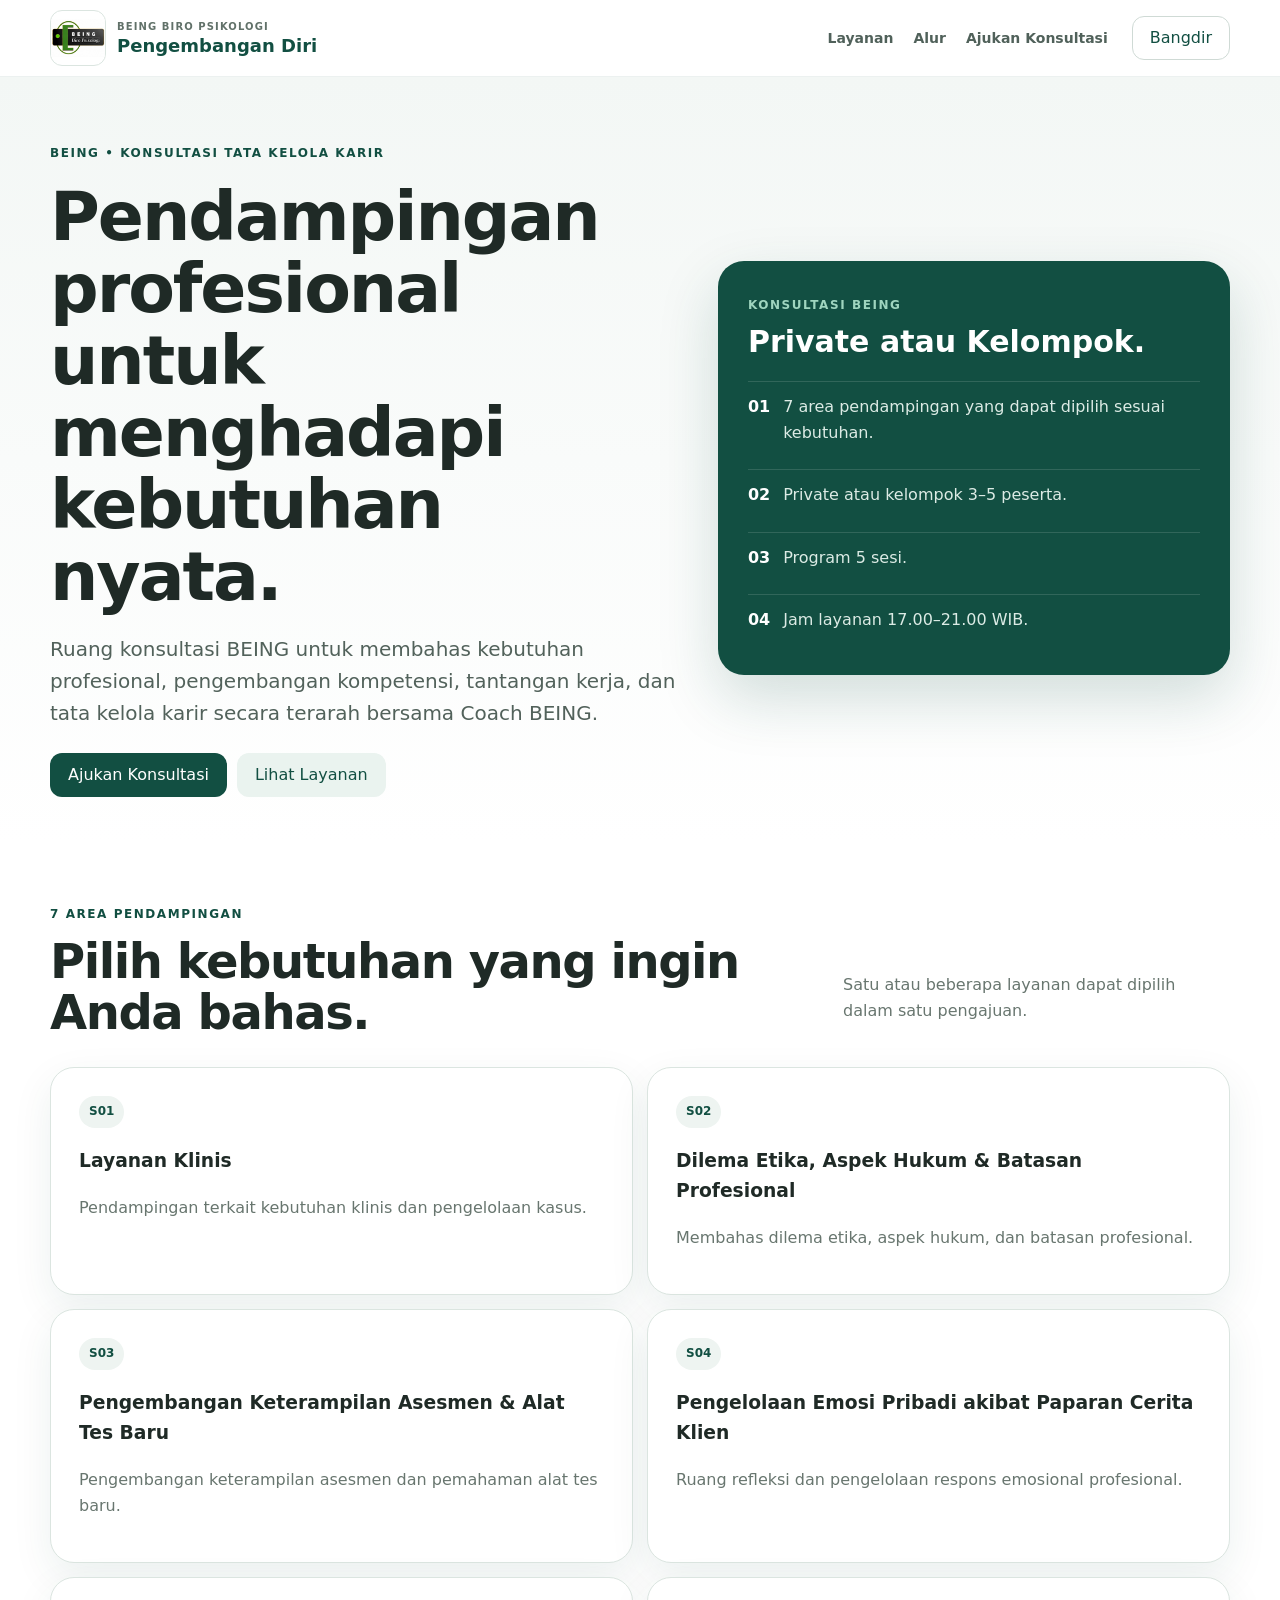
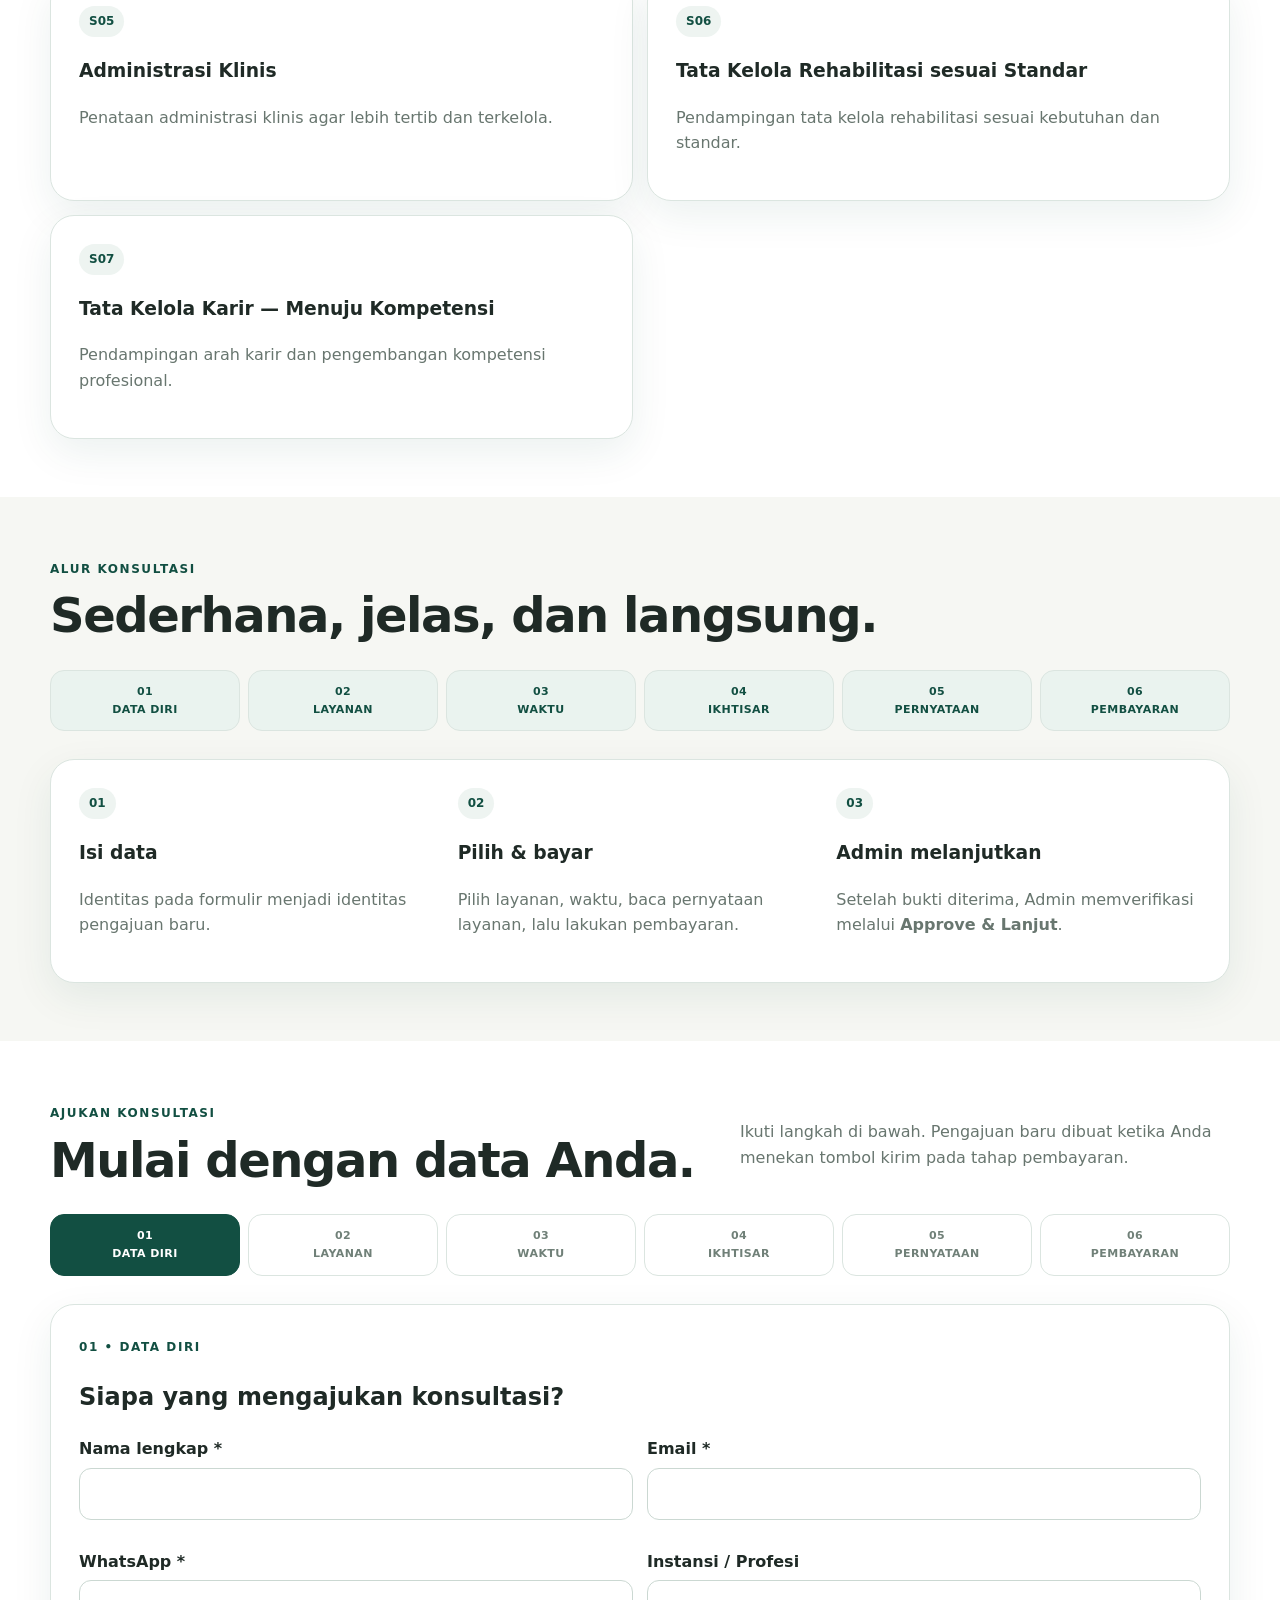
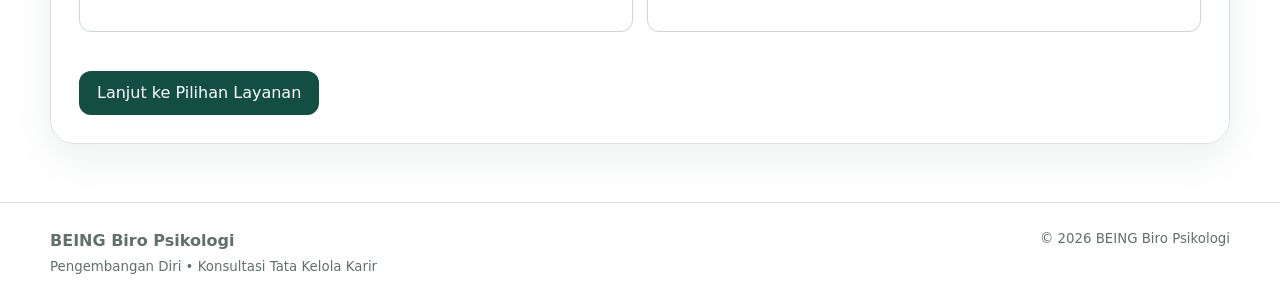
<file: index.html>
<!doctype html><html lang="id"><head><meta charset="utf-8"><meta name="viewport" content="width=device-width,initial-scale=1"><meta name="theme-color" content="#124f42"><title>Konsultasi Tata Kelola Karir | BEING</title><link rel="stylesheet" href="assets/style.css">
<style>
.brandmark{
  width:56px;
  height:56px;
  display:flex;
  align-items:center;
  justify-content:center;
  overflow:hidden;
  background:#fff;
  border-radius:12px;
  border:1px solid #dbe5e0;
}
.brandmark img{
  width:100%;
  height:100%;
  object-fit:contain;
  display:block;
}
</style>
</head><body>
<header class="topbar"><div class="container nav"><a class="brand" href="https://bangdir.beingpsikologi.com"><span class="brandmark"><img src="assets/logo-being.webp" alt="BEING Biro Psikologi"></span><span class="brandcopy"><small>BEING BIRO PSIKOLOGI</small><strong>Pengembangan Diri</strong></span></a><div class="navlinks"><a href="#layanan">Layanan</a><a href="#cara">Alur</a><a href="#ajukan">Ajukan Konsultasi</a></div><div class="navacts"><a class="btn secondary" href="https://bangdir.beingpsikologi.com">Bangdir</a></div></div></header>
<main>
<section class="hero"><div class="container hero-grid"><div><span class="kicker">BEING • KONSULTASI TATA KELOLA KARIR</span><h1>Pendampingan profesional untuk menghadapi kebutuhan nyata.</h1><p class="lead">Ruang konsultasi BEING untuk membahas kebutuhan profesional, pengembangan kompetensi, tantangan kerja, dan tata kelola karir secara terarah bersama Coach BEING.</p><div class="actions"><a class="btn primary" href="#ajukan">Ajukan Konsultasi</a><a class="btn soft" href="#layanan">Lihat Layanan</a></div></div><aside class="hero-card"><span class="kicker" style="color:#9fd5bf">KONSULTASI BEING</span><h2>Private atau Kelompok.</h2><div class="journey-mini"><div><b>01</b><span>7 area pendampingan yang dapat dipilih sesuai kebutuhan.</span></div><div><b>02</b><span>Private atau kelompok 3–5 peserta.</span></div><div><b>03</b><span>Program 5 sesi.</span></div><div><b>04</b><span>Jam layanan 17.00–21.00 WIB.</span></div></div></aside></div></section>
<section class="section" id="layanan"><div class="container"><div class="section-head"><div><span class="kicker">7 AREA PENDAMPINGAN</span><h2>Pilih kebutuhan yang ingin Anda bahas.</h2></div><p>Satu atau beberapa layanan dapat dipilih dalam satu pengajuan.</p></div><div id="serviceCards" class="grid2"></div></div></section>
<section class="section alt" id="cara"><div class="container"><div class="section-head"><div><span class="kicker">ALUR KONSULTASI</span><h2>Sederhana, jelas, dan langsung.</h2></div></div><div class="stepbar"><div class="step done">01<br>DATA DIRI</div><div class="step done">02<br>LAYANAN</div><div class="step done">03<br>WAKTU</div><div class="step done">04<br>IKHTISAR</div><div class="step done">05<br>PERNYATAAN</div><div class="step done">06<br>PEMBAYARAN</div></div><div class="card"><div class="grid3"><div><span class="badge">01</span><h3>Isi data</h3><p class="muted">Identitas pada formulir menjadi identitas pengajuan baru.</p></div><div><span class="badge">02</span><h3>Pilih & bayar</h3><p class="muted">Pilih layanan, waktu, baca pernyataan layanan, lalu lakukan pembayaran.</p></div><div><span class="badge">03</span><h3>Admin melanjutkan</h3><p class="muted">Setelah bukti diterima, Admin memverifikasi melalui <b>Approve & Lanjut</b>.</p></div></div></div></div></section>
<section class="section" id="ajukan"><div class="container"><div class="section-head"><div><span class="kicker">AJUKAN KONSULTASI</span><h2>Mulai dengan data Anda.</h2></div><p>Ikuti langkah di bawah. Pengajuan baru dibuat ketika Anda menekan tombol kirim pada tahap pembayaran.</p></div><div class="stepbar" id="stepbar"><div class="step active" data-step="1">01<br>DATA DIRI</div><div class="step" data-step="2">02<br>LAYANAN</div><div class="step" data-step="3">03<br>WAKTU</div><div class="step" data-step="4">04<br>IKHTISAR</div><div class="step" data-step="5">05<br>PERNYATAAN</div><div class="step" data-step="6">06<br>PEMBAYARAN</div></div>
<div id="formError" class="error hidden"></div>
<section class="card" id="p1"><div class="kicker">01 • DATA DIRI</div><h2>Siapa yang mengajukan konsultasi?</h2><div class="grid2"><div class="field"><label>Nama lengkap *</label><input id="name" autocomplete="name"></div><div class="field"><label>Email *</label><input id="email" type="email" autocomplete="email"></div><div class="field"><label>WhatsApp *</label><input id="wa" autocomplete="tel"></div><div class="field"><label>Instansi / Profesi</label><input id="instansi" autocomplete="organization"></div></div><div class="actions"><button class="btn primary" id="next1">Lanjut ke Pilihan Layanan</button></div></section>
<section class="card hidden" id="p2"><div class="kicker">02 • PILIH LAYANAN</div><h2>Pilih satu atau beberapa area.</h2><div id="serviceSelect" class="service-grid"></div><div class="field" style="margin-top:22px"><label>Metode konsultasi *</label><div class="method-grid"><label class="method"><input type="radio" name="method" value="PRIVAT"> <b>Privat</b><br><span class="muted">Rp650.000 / 5 sesi</span></label><label class="method"><input type="radio" name="method" value="KELOMPOK"> <b>Kelompok</b><br><span class="muted">3–5 peserta • Rp350.000/orang / 5 sesi</span></label></div></div><div id="participantWrap" class="field hidden"><label>Jumlah peserta *</label><select id="participants"><option value="3">3 peserta</option><option value="4">4 peserta</option><option value="5">5 peserta</option></select></div><div class="actions"><button class="btn secondary" id="back2">Kembali</button><button class="btn primary" id="next2">Lanjut ke Waktu Konsultasi</button></div></section>
<section class="card hidden" id="p3"><div class="kicker">03 • WAKTU KONSULTASI</div><h2>Pilih tanggal dan jam yang Anda inginkan.</h2><div class="grid2"><div class="field"><label>Tanggal *</label><input id="date" type="date"></div><div class="field"><label>Jam *</label><input id="time" type="time" min="17:00" max="21:00"></div></div><div class="notice">Jam layanan konsultasi: <b>17.00–21.00 WIB</b>. Tidak menggunakan slot 30 menit.</div><div class="field" style="margin-top:16px"><label>Catatan tambahan</label><textarea id="note" rows="3" placeholder="Opsional"></textarea></div><div class="actions"><button class="btn secondary" id="back3">Kembali</button><button class="btn primary" id="next3">Lanjut ke Ikhtisar</button></div></section>
<section class="card hidden" id="p4"><div class="kicker">04 • IKHTISAR</div><h2>Periksa kembali pengajuan Anda.</h2><div id="summary" class="summary"></div><div class="actions"><button class="btn secondary" id="back4">Kembali</button><button class="btn primary" id="next4">Lanjut ke Pernyataan Layanan</button></div></section>
<section class="card hidden" id="p5"><div class="kicker">05 • PERNYATAAN LAYANAN</div><h2>Pernyataan Layanan</h2><span class="badge">DRAFT SEMENTARA</span><div class="terms" style="margin-top:16px"><h3>Ketentuan Layanan BEING</h3><p><b>1. Tujuan Layanan.</b> Konsultasi BEING merupakan ruang pendampingan profesional untuk membantu klien membahas kebutuhan, tantangan, pengembangan kompetensi, dan persoalan profesional secara terarah.</p><p><b>2. Pilihan Layanan.</b> Klien dapat memilih satu atau beberapa area pendampingan. Ruang lingkup mengikuti layanan yang dipilih dan kesepakatan dengan Coach BEING.</p><p><b>3. Metode dan Pertemuan.</b> Konsultasi tersedia secara Privat atau Kelompok. Program konsultasi terdiri dari 5 pertemuan. Kelompok berisi 3–5 peserta.</p><p><b>4. Jadwal.</b> Klien mengajukan tanggal dan jam yang diinginkan. Jam layanan BEING 17.00–21.00 WIB. Jadwal final dikonfirmasi BEING.</p><p><b>5. Pembayaran.</b> Privat Rp650.000 untuk 5 pertemuan. Kelompok Rp350.000/orang untuk 5 pertemuan.</p><p><b>6. Kerahasiaan.</b> Informasi konsultasi dijaga secara profesional sesuai ketentuan yang berlaku.</p><p><b>7. Perubahan Jadwal.</b> Perubahan atau pembatalan disampaikan melalui kanal komunikasi BEING dan mengikuti ketersediaan Coach.</p><p><b>8. Persetujuan.</b> Dengan melanjutkan, klien menyatakan telah membaca, memahami, dan bersedia mengikuti ketentuan layanan serta kebijakan privasi BEING.</p></div><label class="consent"><input id="consent" type="checkbox"> <span>Saya telah membaca dan menyetujui pernyataan layanan di atas.</span></label><div class="actions"><button class="btn secondary" id="back5">Kembali</button><button class="btn primary" id="next5" disabled>Lanjut ke Pembayaran</button></div></section>
<section class="card hidden" id="p6"><div class="kicker">06 • PEMBAYARAN</div><h2>Selesaikan pembayaran.</h2><div class="payment-grid"><div class="qris-box"><div class="kicker">QRIS</div><img src="assets/qris.png" alt="QRIS Pembayaran BEING"><div class="muted" style="margin-top:8px">Scan QRIS untuk membayar.</div><div class="bank"><b>BSI</b><br>7342339877<br><b>PT BEING BIDI PERMATA</b></div></div><div><div class="notice"><b>Total pembayaran</b><div id="payTotal" class="total">Rp0</div></div><div class="field" style="margin-top:16px"><label>Bukti pembayaran *</label><div class="upload"><input id="proof" type="file" accept="image/jpeg,image/png,application/pdf"><small>JPG, PNG, atau PDF • maksimal 2 MB</small></div></div><div class="field"><label>Catatan pembayaran</label><textarea id="paynote" rows="3" placeholder="Opsional"></textarea></div><div class="actions"><button class="btn secondary" id="back6">Kembali</button><button class="btn primary" id="send">Kirim Pengajuan + Bukti Pembayaran</button></div></div></div></section>
<section class="card hidden success-card" id="success"><div class="success-icon">✓</div><span class="kicker">PENGAJUAN BERHASIL</span><h2>Pengajuan Anda telah diterima.</h2><p class="muted">Bukti pembayaran telah diterima dan menunggu verifikasi Admin BEING.</p><div id="successData" class="success-data"></div><div class="notice success">Simpan Nomor Pengajuan Anda, dan Cek Email Anda.  Untuk pertanyaan, hubungi Admin BEING melalui WhatsApp.</div><div class="actions" style="justify-content:center"><a class="btn primary" id="waAdmin" target="_blank" rel="noopener">Hubungi Admin via WhatsApp</a><a class="btn secondary" href="https://bangdir.beingpsikologi.com">Kembali ke Bangdir</a></div></section>
</div></section></main><footer class="footer"><div class="container footer-row"><div><strong>BEING Biro Psikologi</strong><br><small>Pengembangan Diri • Konsultasi Tata Kelola Karir</small></div><small>© 2026 BEING Biro Psikologi</small></div></footer>
<script>
const API_URL='https://script.google.com/macros/s/AKfycbwS7jzHlLRQyDYl_tvn-W6R7r66xx4jtE9F646CG5EWt_skU-c1EHe3IGOLECTBk7w/exec'; const WA_ADMIN='6287775087431';
const SERVICES=[['S01','Layanan Klinis','Pendampingan terkait kebutuhan klinis dan pengelolaan kasus.'],['S02','Dilema Etika, Aspek Hukum & Batasan Profesional','Membahas dilema etika, aspek hukum, dan batasan profesional.'],['S03','Pengembangan Keterampilan Asesmen & Alat Tes Baru','Pengembangan keterampilan asesmen dan pemahaman alat tes baru.'],['S04','Pengelolaan Emosi Pribadi akibat Paparan Cerita Klien','Ruang refleksi dan pengelolaan respons emosional profesional.'],['S05','Administrasi Klinis','Penataan administrasi klinis agar lebih tertib dan terkelola.'],['S06','Tata Kelola Rehabilitasi sesuai Standar','Pendampingan tata kelola rehabilitasi sesuai kebutuhan dan standar.'],['S07','Tata Kelola Karir — Menuju Kompetensi','Pendampingan arah karir dan pengembangan kompetensi profesional.']];
const $=id=>document.getElementById(id), esc=s=>String(s??'').replace(/[&<>"']/g,m=>({'&':'&amp;','<':'&lt;','>':'&gt;','"':'&quot;',"'":'&#39;'}[m]));
let current=1, requestId=null;
function show(n){current=n;[1,2,3,4,5,6].forEach(i=>$('p'+i).classList.toggle('hidden',i!==n));$('success').classList.add('hidden');document.querySelectorAll('#stepbar .step').forEach((x,i)=>{x.classList.toggle('active',i+1===n);x.classList.toggle('done',i+1<n)});window.scrollTo({top:$('ajukan').offsetTop-70,behavior:'smooth'});$('formError').classList.add('hidden')}
function err(t){$('formError').textContent=t;$('formError').classList.remove('hidden');window.scrollTo({top:$('ajukan').offsetTop-70,behavior:'smooth'})}
function services(){return [...document.querySelectorAll('#serviceSelect input:checked')].map(x=>SERVICES.find(s=>s[0]===x.value)).filter(Boolean)}
function method(){return document.querySelector('input[name=method]:checked')?.value||''}
function amount(){let m=method();return m==='KELOMPOK'?350000*Number($('participants').value||3):650000}
function fmt(n){return 'Rp '+Number(n||0).toLocaleString('id-ID')}
function validateIdentity(){if(!$('name').value.trim())return 'Nama lengkap wajib diisi.';if(!$('email').value.trim())return 'Email wajib diisi.';if(!/^\S+@\S+\.\S+$/.test($('email').value.trim()))return 'Format email belum benar.';if(!$('wa').value.trim())return 'WhatsApp wajib diisi.'}
function validateService(){if(!services().length)return 'Pilih minimal satu layanan.';if(!method())return 'Pilih metode konsultasi.';if(method()==='KELOMPOK' && ![3,4,5].includes(Number($('participants').value)))return 'Jumlah peserta kelompok harus 3–5 orang.'}
function validateTime(){if(!$('date').value)return 'Tanggal konsultasi wajib dipilih.';if(!$('time').value)return 'Jam konsultasi wajib dipilih.';let t=$('time').value;if(t<'17:00'||t>'21:00')return 'Jam konsultasi harus berada antara 17.00–21.00 WIB.'}
function renderServices(){ $('serviceCards').innerHTML=SERVICES.map(s=>`<article class="card"><span class="badge">${s[0]}</span><h3>${esc(s[1])}</h3><p class="muted">${esc(s[2])}</p></article>`).join(''); $('serviceSelect').innerHTML=SERVICES.map(s=>`<label class="service"><input type="checkbox" value="${s[0]}"><b>${esc(s[1])}</b><span>${esc(s[2])}</span></label>`).join('')}
function renderSummary(){let ss=services();$('summary').innerHTML=[['Nama',$('name').value.trim()],['Email',$('email').value.trim()],['WhatsApp',$('wa').value.trim()],['Instansi',$('instansi').value.trim()||'—'],['Layanan',ss.map(s=>s[1]).join(', ')],['Metode',method()],['Peserta',method()==='KELOMPOK'?$('participants').value+' orang':'1 orang'],['Tanggal',$('date').value],['Jam',$('time').value+' WIB'],['Paket','5 sesi'],['TOTAL',fmt(amount())]].map(r=>`<div class="row"><b>${esc(r[0])}</b><span class="${r[0]==='TOTAL'?'total':''}">${esc(r[1])}</span></div>`).join('');$('payTotal').textContent=fmt(amount())}
async function submit(){let e=validateIdentity()||validateService()||validateTime();if(e)return err(e);if(!$('consent').checked)return err('Pernyataan layanan belum disetujui.');let f=$('proof').files[0];if(!f)return err('Bukti pembayaran wajib diunggah.');if(f.size>2*1024*1024)return err('Ukuran bukti pembayaran maksimal 2 MB.');if(API_URL.includes('__'))return err('API Konsultasi belum dikonfigurasi.');let btn=$('send');btn.disabled=true;btn.textContent='Mengirim pengajuan...';try{let data=await new Promise((ok,no)=>{let r=new FileReader();r.onload=()=>ok(r.result);r.onerror=()=>no(Error('File bukti tidak dapat dibaca.'));r.readAsDataURL(f)});requestId=(crypto.randomUUID?crypto.randomUUID():'REQ-'+Date.now()+'-'+Math.random());let payload={requestId,idempotencyKey:requestId,name:$('name').value.trim(),email:$('email').value.trim(),whatsapp:$('wa').value.trim(),instansi:$('instansi').value.trim(),services:services().map(s=>({id:s[0],name:s[1]})),method:method(),jumlahPeserta:method()==='KELOMPOK'?Number($('participants').value):1,date:$('date').value,time:$('time').value,note:$('note').value.trim(),paynote:$('paynote').value.trim(),consent:true,proofData:data,proofName:f.name,proofMime:f.type};let r=await fetch(API_URL,{method:'POST',headers:{'Content-Type':'text/plain;charset=utf-8'},body:JSON.stringify({action:'submitConsultation',data:payload})});let text=await r.text();let j;try{j=JSON.parse(text)}catch(_){throw Error('Server tidak mengembalikan respons JSON. Periksa deployment API Konsultasi.')}if(!j.ok)throw Error(j.message||'Pengajuan gagal.');$('successData').innerHTML=[['Nomor Pengajuan',j.requestId],['Klien ID',j.klienId],['Payment ID',j.paymentId],['Total',fmt(j.amount)],['Status Pengajuan',j.statusPengajuan||'PENGAJUAN BARU'],['Status Pembayaran',j.statusPembayaran||'MENUNGGU VERIFIKASI']].map(r=>`<div class="row"><b>${esc(r[0])}</b><span>${esc(r[1])}</span></div>`).join('');$('waAdmin').href='https://wa.me/'+WA_ADMIN+'?text='+encodeURIComponent('Halo Admin BEING, saya ingin menanyakan pengajuan konsultasi '+j.requestId);[1,2,3,4,5,6].forEach(i=>$('p'+i).classList.add('hidden'));$('stepbar').classList.add('hidden');$('success').classList.remove('hidden');window.scrollTo({top:$('ajukan').offsetTop-70,behavior:'smooth'});}catch(x){err(x.message||'Pengajuan gagal.');btn.disabled=false;btn.textContent='Kirim Pengajuan + Bukti Pembayaran'}}
$('next1').onclick=()=>{let e=validateIdentity();if(e)return err(e);show(2)};$('back2').onclick=()=>show(1);$('next2').onclick=()=>{let e=validateService();if(e)return err(e);show(3)};$('back3').onclick=()=>show(2);$('next3').onclick=()=>{let e=validateTime();if(e)return err(e);renderSummary();show(4)};$('back4').onclick=()=>show(3);$('next4').onclick=()=>show(5);$('back5').onclick=()=>show(4);$('consent').onchange=()=>{$('next5').disabled=!$('consent').checked};$('next5').onclick=()=>{if(!$('consent').checked)return err('Centang persetujuan layanan terlebih dahulu.');renderSummary();show(6)};$('back6').onclick=()=>show(5);$('send').onclick=submit;document.querySelectorAll('input[name=method]').forEach(x=>x.onchange=()=>{$('participantWrap').classList.toggle('hidden',x.value!=='KELOMPOK');renderSummary()});$('participants').onchange=renderSummary;renderServices();
</script></body></html>
</file>
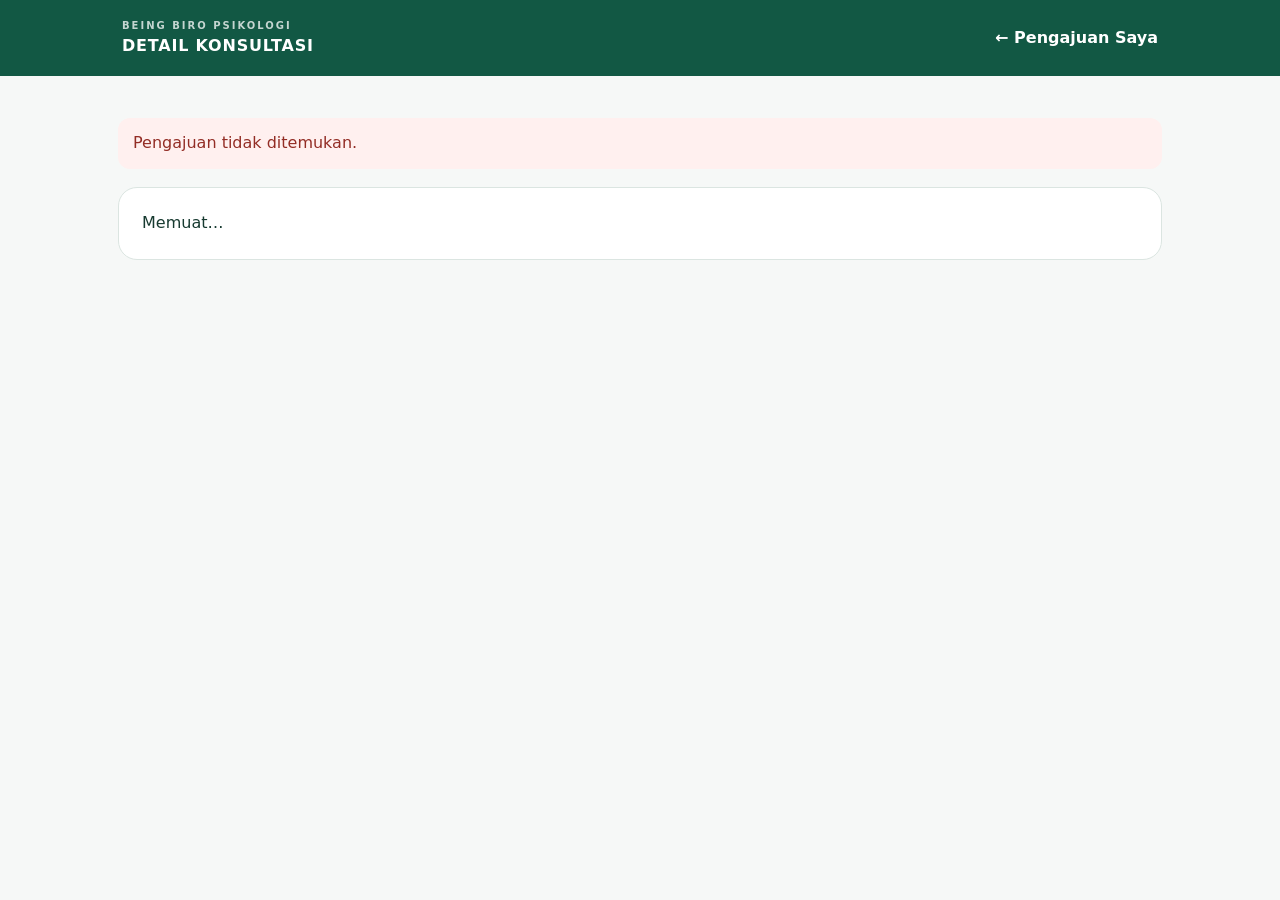
<file: detail.html>
<!doctype html><html lang="id"><head><meta charset="utf-8"><meta name="viewport" content="width=device-width,initial-scale=1"><title>Detail Konsultasi | BEING</title><link rel="stylesheet" href="style.css"></head><body><header><nav class="nav"><div class="logo"><small>BEING BIRO PSIKOLOGI</small>DETAIL KONSULTASI</div><a href="dashboard.html">← Pengajuan Saya</a></nav></header><main class="container"><div id="msg"></div><section id="detail" class="card">Memuat…</section></main><script src="config.js"></script><script src="app.js"></script></body></html>
</file>
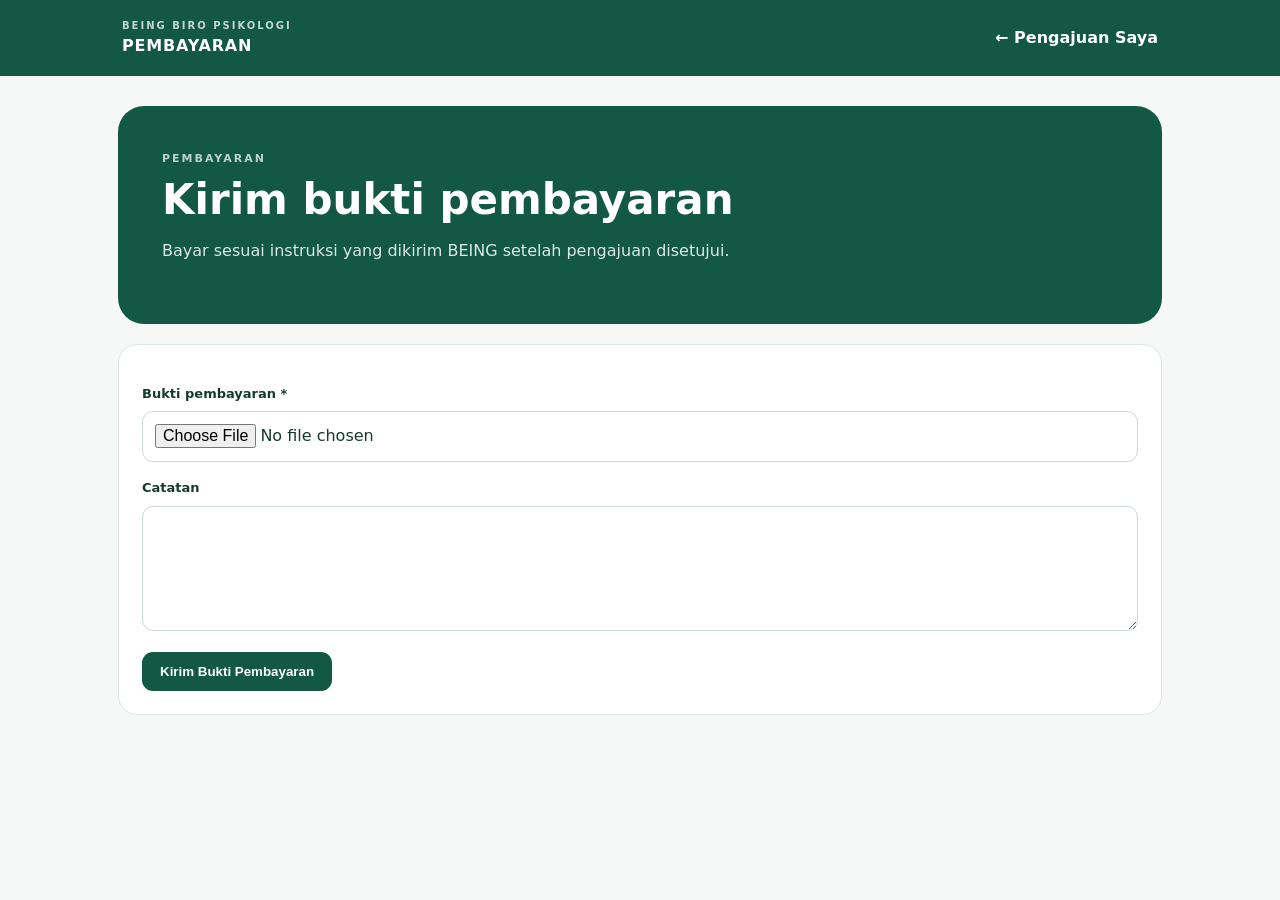
<file: payment.html>
<!doctype html><html lang="id"><head><meta charset="utf-8"><meta name="viewport" content="width=device-width,initial-scale=1"><title>Pembayaran | BEING</title><link rel="stylesheet" href="style.css"></head><body><header><nav class="nav"><div class="logo"><small>BEING BIRO PSIKOLOGI</small>PEMBAYARAN</div><a href="dashboard.html">← Pengajuan Saya</a></nav></header><main class="container"><section class="hero"><div class="eyebrow">PEMBAYARAN</div><h1>Kirim bukti pembayaran</h1><p>Bayar sesuai instruksi yang dikirim BEING setelah pengajuan disetujui.</p></section><section class="card"><div id="msg"></div><form id="paymentForm"><div class="field"><label>Bukti pembayaran *</label><input id="proof" type="file" accept="image/*,.pdf" required></div><div class="field"><label>Catatan</label><textarea id="paymentNote" rows="4"></textarea></div><button class="btn">Kirim Bukti Pembayaran</button></form></section></main><script src="config.js"></script><script src="app.js"></script></body></html>
</file>
<file: assets/style.css>
:root{--green:#124f42;--green-2:#1e6a59;--green-soft:#eaf3ef;--cream:#f6f7f3;--text:#1f2a26;--muted:#68766f;--line:#dbe5e0;--white:#fff;--shadow:0 14px 40px rgba(18,79,66,.08)}
*{box-sizing:border-box} html{scroll-behavior:smooth} body{margin:0;font-family:Inter,ui-sans-serif,system-ui,-apple-system,BlinkMacSystemFont,"Segoe UI",sans-serif;color:var(--text);background:#fff;line-height:1.6}
a{color:inherit}.container{width:min(1180px,calc(100% - 36px));margin:auto}.topbar{position:sticky;top:0;z-index:20;background:rgba(255,255,255,.96);backdrop-filter:blur(10px);border-bottom:1px solid rgba(18,79,66,.08)}.nav{min-height:76px;display:flex;align-items:center;gap:24px}.brand{display:flex;align-items:center;gap:11px;text-decoration:none;min-width:max-content}.brandmark{width:42px;height:42px;border-radius:13px;background:var(--green);color:#fff;display:grid;place-items:center;font-weight:900;font-size:22px}.brandcopy small{display:block;font-size:10px;font-weight:800;letter-spacing:.11em;color:#617169}.brandcopy strong{display:block;color:var(--green);font-size:18px;line-height:1.2}.navlinks{display:flex;gap:20px;align-items:center;margin-left:auto}.navlinks a{text-decoration:none;font-size:14px;font-weight:700;color:#50615a}.navacts{display:flex;gap:9px}.btn{display:inline-flex;align-items:center;justify-content:center;min-height:44px;padding:0 17px;border-radius:12px;font-weight:800;text-decoration:none;border:1px solid transparent;cursor:pointer;font:inherit}.btn.primary{background:var(--green);color:#fff}.btn.secondary{background:#fff;border-color:#cfdad5;color:var(--green)}.btn.soft{background:var(--green-soft);color:var(--green)}.btn.block{width:100%}.hero{background:linear-gradient(180deg,#f3f7f5 0,#fff 100%);padding:62px 0 45px}.hero-grid{display:grid;grid-template-columns:1.1fr .9fr;gap:42px;align-items:center}.kicker{display:inline-block;font-size:12px;font-weight:900;letter-spacing:.13em;color:var(--green)}.hero h1{font-size:clamp(40px,6vw,68px);margin:16px 0 20px;line-height:1.06;letter-spacing:-.03em}.lead{font-size:20px;color:#52625b;max-width:720px}.hero-card{padding:30px;border-radius:26px;background:var(--green);color:#dcebe5;box-shadow:0 24px 60px rgba(18,79,66,.18)}.hero-card h2{color:#fff;margin:8px 0 16px;font-size:30px;line-height:1.15}.journey-mini{display:grid;gap:12px;margin-top:22px}.journey-mini>div{display:flex;gap:13px;align-items:flex-start;padding:12px 0;border-top:1px solid rgba(255,255,255,.13)}.journey-mini b{color:#fff}.section{padding:58px 0}.section.alt{background:var(--cream)}.section-head{display:flex;justify-content:space-between;gap:34px;align-items:end;margin-bottom:28px}.section-head h2{font-size:clamp(32px,4vw,48px);line-height:1.08;margin:10px 0 0;letter-spacing:-.03em}.section-head>p{max-width:490px;color:var(--muted)}.stepbar{display:grid;grid-template-columns:repeat(6,1fr);gap:8px;margin:0 0 28px}.step{border:1px solid var(--line);border-radius:14px;padding:12px 10px;background:#fff;color:#708078;font-size:11px;font-weight:900;text-align:center;letter-spacing:.04em}.step.active{background:var(--green);color:#fff;border-color:var(--green)}.step.done{background:var(--green-soft);color:var(--green)}.card{background:#fff;border:1px solid var(--line);border-radius:24px;padding:28px;box-shadow:var(--shadow)}.card.cream{background:#fbf8f2;border-color:#eadfc9;box-shadow:none}.grid2{display:grid;grid-template-columns:1fr 1fr;gap:14px}.grid3{display:grid;grid-template-columns:repeat(3,1fr);gap:14px}.field{margin-bottom:15px}.field label{display:block;font-weight:800;margin-bottom:6px}.field small{color:var(--muted)}input,select,textarea{width:100%;border:1px solid #cbd8d2;border-radius:12px;padding:12px 13px;font:inherit;background:#fff;color:var(--text);outline:none}input:focus,select:focus,textarea:focus{border-color:#6fa28f;box-shadow:0 0 0 3px rgba(18,79,66,.08)}input[type=checkbox]{width:auto;accent-color:var(--green)}.service-grid{display:grid;grid-template-columns:repeat(2,1fr);gap:12px}.service{display:block;border:1px solid var(--line);border-radius:16px;padding:17px;background:#fff;cursor:pointer;transition:.15s}.service:hover{border-color:#9bbdaf;transform:translateY(-1px)}.service input{float:right;margin-top:3px}.service b{display:block;color:var(--green)}.service span{display:block;color:var(--muted);font-size:13px;margin-top:4px}.method-grid{display:grid;grid-template-columns:1fr 1fr;gap:12px}.method{border:1px solid var(--line);border-radius:16px;padding:16px;background:#fff;cursor:pointer}.method input{margin-right:8px}.notice{background:#eef4f1;border-radius:12px;padding:13px 14px;color:#53665e}.notice.warn{background:#fff5e5;color:#7a5a25}.notice.success{background:#eaf5ee;color:#236344}.summary{display:grid;gap:0;border:1px solid var(--line);border-radius:18px;overflow:hidden;margin:18px 0}.summary .row{display:flex;justify-content:space-between;gap:18px;padding:13px 16px;border-bottom:1px solid var(--line)}.summary .row:last-child{border-bottom:0}.summary .row span{font-weight:700;text-align:right}.total{font-size:25px;color:var(--green)}.terms{background:#fbf8f2;border:1px solid #eadfc9;border-radius:18px;padding:20px;max-height:340px;overflow:auto}.terms h3{margin-top:0}.terms p{color:#5d695f}.consent{display:flex;gap:10px;align-items:flex-start;margin:16px 0;font-weight:700}.actions{display:flex;gap:10px;flex-wrap:wrap;margin-top:24px}.payment-grid{display:grid;grid-template-columns:.8fr 1.2fr;gap:20px}.qris-box{text-align:center;background:#fff;border:1px solid var(--line);border-radius:20px;padding:20px}.qris-box img{width:100%;max-width:300px;height:auto;border-radius:12px}.bank{background:var(--green-soft);border-radius:16px;padding:17px;margin-top:14px;text-align:left}.success-card{max-width:760px;margin:auto;text-align:center}.success-icon{width:58px;height:58px;border-radius:50%;background:#e5f3ea;color:#25714a;display:grid;place-items:center;font-size:28px;font-weight:900;margin:0 auto 14px}.success-data{margin:22px 0;text-align:left}.success-data .row{display:flex;justify-content:space-between;gap:20px;padding:12px 0;border-bottom:1px solid var(--line)}.success-data .row:last-child{border-bottom:0}.footer{border-top:1px solid var(--line);background:#fff;padding:25px 0}.footer-row{display:flex;justify-content:space-between;gap:20px;color:#617169}.hidden{display:none!important}.muted{color:var(--muted)}.error{color:#9d2d2d;background:#fff0f0;border:1px solid #efcccc;border-radius:12px;padding:12px 14px}.loading{opacity:.65;pointer-events:none}.upload{border:1px dashed #9db5aa;padding:16px;border-radius:14px;background:#fbfdfc}.badge{display:inline-flex;padding:6px 10px;border-radius:999px;background:#eef4f1;color:var(--green);font-size:12px;font-weight:900}.admin-table{width:100%;border-collapse:collapse}.admin-table th,.admin-table td{text-align:left;padding:12px 10px;border-bottom:1px solid var(--line);vertical-align:top}.admin-table th{font-size:12px;color:#617169}.status{display:inline-flex;padding:6px 9px;border-radius:999px;font-size:11px;font-weight:900}.status.new{background:#fff1d8;color:#8a5a00}.status.wait{background:#edf4f0;color:#35685a}.status.ok{background:#e6f4ea;color:#28724b}.admin-layout{display:grid;grid-template-columns:1fr;gap:18px}.summary-cards{display:grid;grid-template-columns:repeat(4,1fr);gap:14px}.stat{border:1px solid var(--line);border-radius:18px;padding:20px;background:#fff}.stat strong{font-size:30px;color:var(--green);display:block}.modal{position:fixed;inset:0;background:rgba(19,35,30,.45);display:grid;place-items:center;padding:20px;z-index:50}.modal-card{width:min(800px,100%);max-height:90vh;overflow:auto;background:#fff;border-radius:24px;padding:26px}.detail-grid{display:grid;grid-template-columns:1fr 1fr;gap:12px}.detail-item{background:#f7faf8;border-radius:14px;padding:13px}.detail-item small{display:block;color:var(--muted);font-weight:700}.proof-link{word-break:break-all;color:var(--green);font-weight:800}.danger{color:#9b2d2d;border-color:#e7bcbc!important}.login-card{max-width:440px;margin:70px auto}.login-card .brand{margin-bottom:24px}.right{text-align:right}@media(max-width:980px){.navlinks{display:none}.hero-grid,.payment-grid{grid-template-columns:1fr}.summary-cards{grid-template-columns:1fr 1fr}.detail-grid{grid-template-columns:1fr}}@media(max-width:700px){.container{width:min(100% - 24px,1180px)}.nav{gap:10px}.navacts .secondary{display:none}.hero{padding-top:42px}.grid2,.grid3,.service-grid,.method-grid,.summary-cards{grid-template-columns:1fr}.stepbar{grid-template-columns:repeat(3,1fr)}.section{padding:45px 0}.footer-row{display:block}.success-data .row{display:block}.success-data .row span{display:block;text-align:left;margin-top:3px}}
</file>
<file: style.css>
:root{--g:#125844;--ink:#173a30;--muted:#687a74;--bg:#f6f8f7;--line:#dbe5e1;--soft:#edf5f1}
*{box-sizing:border-box}body{margin:0;background:var(--bg);color:var(--ink);font-family:Inter,system-ui,sans-serif;line-height:1.55}header{background:var(--g);color:#fff}.nav{max-width:1080px;margin:auto;padding:18px 22px;display:flex;justify-content:space-between;align-items:center}.logo{font-weight:900;letter-spacing:.8px}.logo small{display:block;font-size:10px;letter-spacing:2px;opacity:.75}.nav a{color:#fff;text-decoration:none;font-weight:800}.container{max-width:1080px;margin:auto;padding:30px 18px}.hero{background:var(--g);color:#fff;border-radius:26px;padding:44px;margin-bottom:20px}.hero h1{font-size:42px;line-height:1.08;margin:10px 0}.hero p{max-width:760px;opacity:.86}.eyebrow{font-size:11px;letter-spacing:2px;font-weight:900;opacity:.72}.card{background:#fff;border:1px solid var(--line);border-radius:19px;padding:23px;margin:18px 0}.grid,.services{display:grid;grid-template-columns:repeat(2,1fr);gap:14px}.service,.method{border:1px solid var(--line);border-radius:16px;padding:17px;display:block;cursor:pointer}.service:hover,.method:hover,.method:has(input:checked){background:var(--soft);border-color:#82b39f}.service p{color:var(--muted);font-size:13px;margin:7px 0 0}.field{margin:13px 0}.field label{font-size:13px;font-weight:800}.field input,.field textarea{width:100%;padding:12px;margin-top:6px;border:1px solid #ccd9d4;border-radius:11px;font:inherit}.btn{border:0;border-radius:11px;padding:12px 18px;background:var(--g);color:#fff;font-weight:900;cursor:pointer;text-decoration:none;display:inline-block}.notice{padding:13px 15px;border-radius:12px;background:var(--soft);margin:12px 0}.error{background:#fff0ef;color:#932d25}.success{background:#eaf7ef;color:#22623e}.right{text-align:right}.hidden{display:none!important}.item{display:block;text-decoration:none;color:inherit}.muted{color:var(--muted)}.steps{display:grid;grid-template-columns:repeat(7,1fr);gap:6px}.step{font-size:10px;text-align:center;padding:8px 4px;border-radius:9px;background:#edf1ef;font-weight:800}.step.on{background:var(--g);color:#fff}footer{text-align:center;color:var(--muted);padding:30px;font-size:13px}@media(max-width:700px){.grid,.services{grid-template-columns:1fr}.hero h1{font-size:31px}.hero{padding:30px 21px}.steps{grid-template-columns:1fr 1fr}.nav{padding:15px}}
</file>
